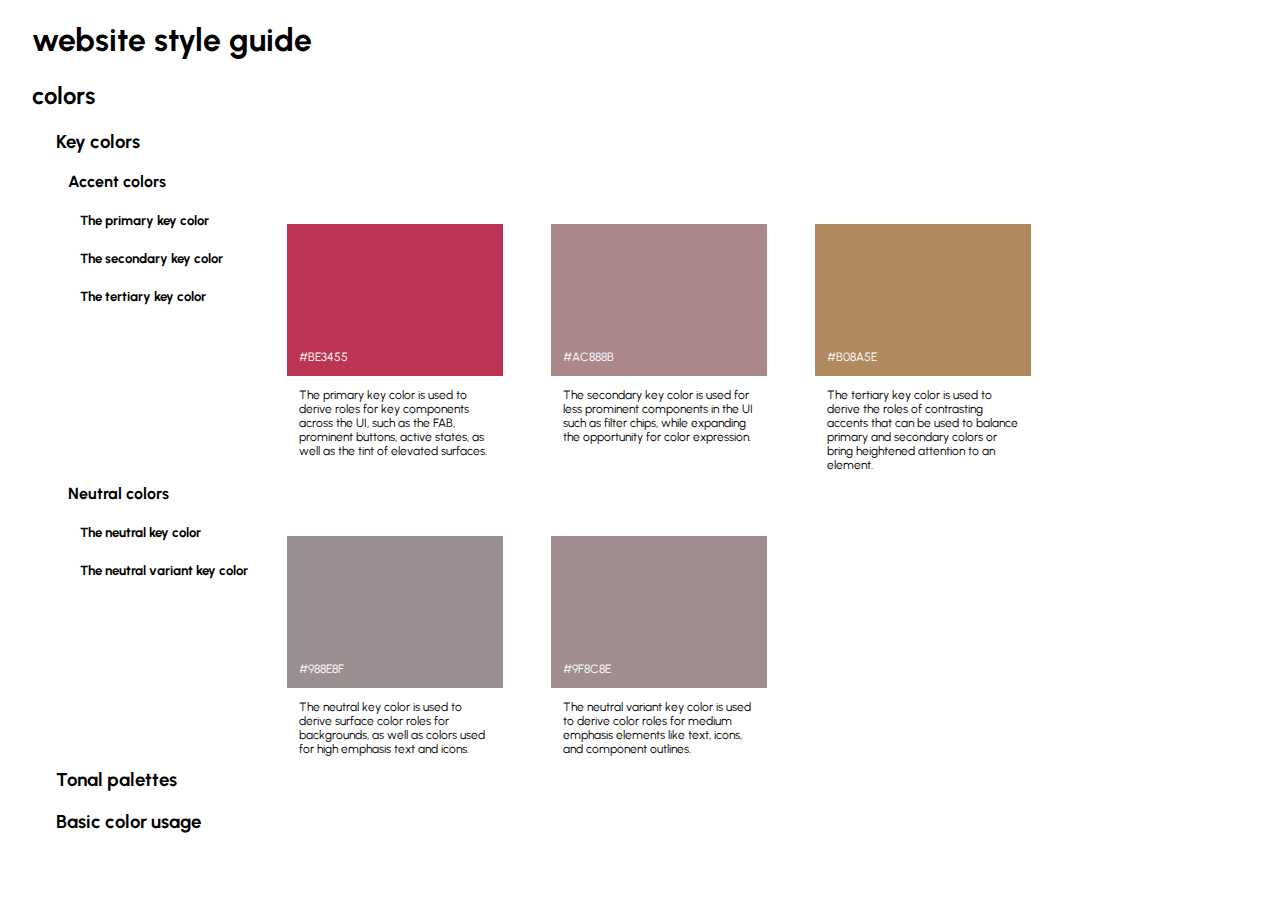
<file: index.html>
<!DOCTYPE html>
<html lang="en">
<head>
    <meta charset="UTF-8">
    <meta http-equiv="X-UA-Compatible" content="IE=edge">
    <meta name="viewport" content="width=device-width, initial-scale=1.0">
    <title>visual guide</title>
    <link href="css/styles.css" type="text/css" rel="stylesheet">
    <link rel="preconnect" href="https://fonts.googleapis.com">
    <link rel="preconnect" href="https://fonts.gstatic.com" crossorigin>
    <link href="https://fonts.googleapis.com/css2?family=Comfortaa:wght@300;400;500;600;700&family=Urbanist:ital,wght@0,100;0,200;0,300;0,400;0,500;0,600;0,700;0,800;0,900;1,100;1,200;1,300;1,400;1,500;1,600;1,700;1,800;1,900&display=swap" rel="stylesheet">    
</head>
<body>
    <header>
        <h1>website style guide</h1>
    </header>
    <main>
        <h2>colors</h2>
        <section class="key-colors">
            <h3>Key colors</h3>
            <h4>Accent colors</h4>
            <div class="accent-colors">
                <div class="left">
                    <h5>The primary key color</h5>
                    <h5>The secondary key color</h5>
                    <h5>The tertiary key color</h5>
                </div>
                <div class="color-hero">
                    <div>
                        <p class="color-box" id="BE3455">#BE3455</p>
                        <p class="color-text">The primary key color is used to derive roles for key components across the UI, such as the FAB, prominent buttons, active states, as well as the tint of elevated surfaces.</p>
                    </div>
                    <div>
                        <p class="color-box" id="AC888B">#AC888B</p>
                        <p class="color-text">The secondary key color is used for less prominent components in the UI such as filter chips, while expanding the opportunity for color expression.</p>
                    </div>
                    <div>    
                        <p class="color-box" id="B08A5E">#B08A5E</p>
                        <p class="color-text">The tertiary key color is used to derive the roles of contrasting accents that can be used to balance primary and secondary colors or bring heightened attention to an element. </p>
                    </div>
                </div>
            </div>
            <h4>Neutral colors</h4>
            <div class="neutral-colors">
                <div class="left">
                    <h5>The neutral key color</h5>
                    <h5>The neutral variant key color</h5>
                </div>
                <div class="color-hero">
                    <div>
                        <p class="color-box" id="c988E8F">#988E8F</p>
                        <p class="color-text">The neutral key color is used to derive surface color roles for backgrounds, as well as colors used for high emphasis text and icons.</p>
                    </div>
                    <div>
                        <p class="color-box" id="c9F8C8E">#9F8C8E</p>
                        <p class="color-text">The neutral variant key color is used to derive color roles for medium emphasis elements like text, icons, and component outlines. </p>
                    </div>
                </div>
            </div>
        </section> 
        <h3>Tonal palettes</h3>
        <h3>Basic color usage</h3>
    </main>
</body>
</html>
</file>
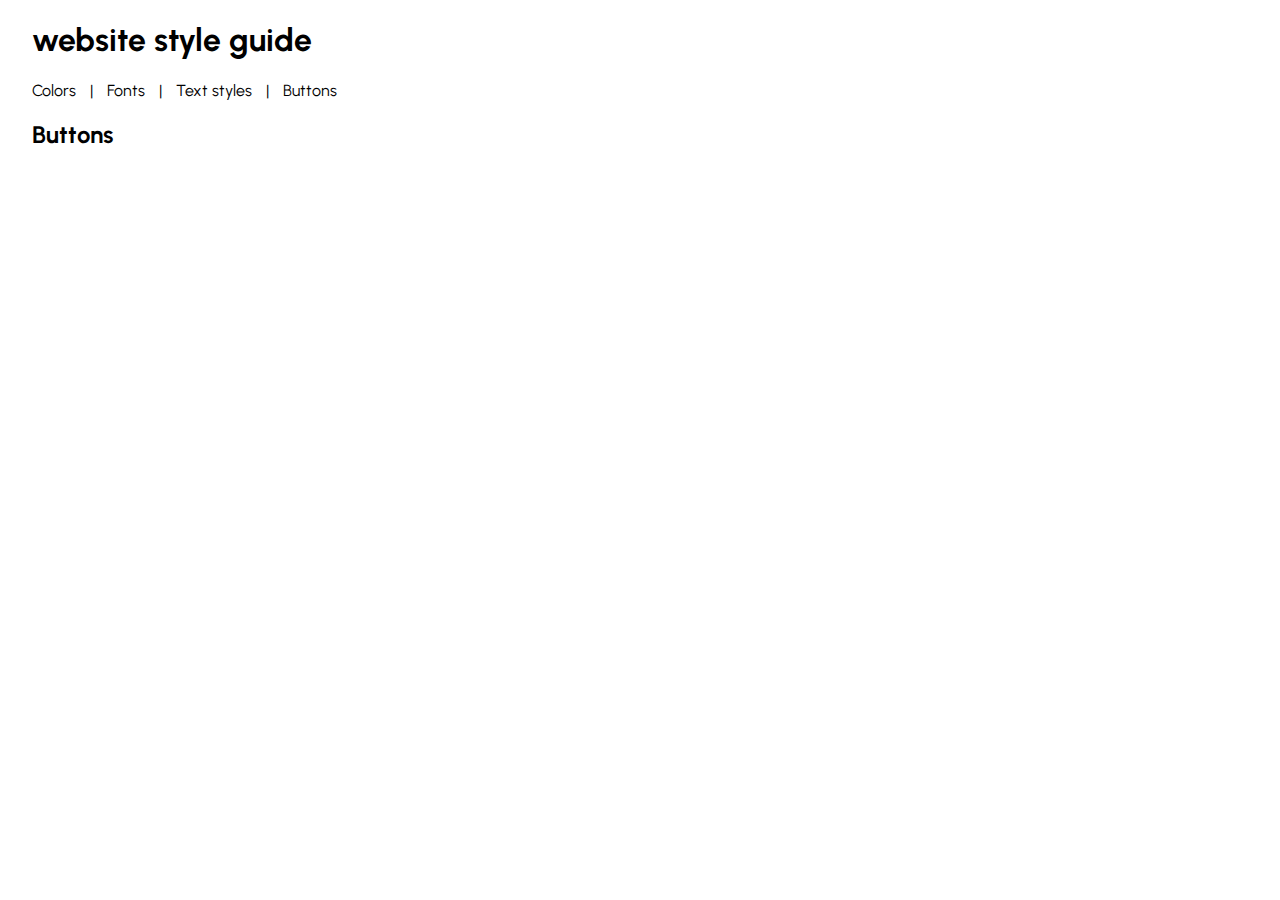
<file: buttons.html>
<!DOCTYPE html>
<html lang="en">
<head>
    <meta charset="UTF-8">
    <meta http-equiv="X-UA-Compatible" content="IE=edge">
    <meta name="viewport" content="width=device-width, initial-scale=1.0">
    <title>visual guide</title>
    <link href="css/styles.css" type="text/css" rel="stylesheet">
    <link rel="preconnect" href="https://fonts.googleapis.com">
    <link rel="preconnect" href="https://fonts.gstatic.com" crossorigin>
    <link href="https://fonts.googleapis.com/css2?family=Comfortaa:wght@300;400;500;600;700&family=Roboto:ital,wght@0,100;0,300;0,400;0,500;0,700;0,900;1,100;1,300;1,400;1,500;1,700;1,900&family=Urbanist:ital,wght@0,100;0,200;0,300;0,400;0,500;0,600;0,700;0,800;0,900;1,100;1,200;1,300;1,400;1,500;1,600;1,700;1,800;1,900&display=swap" rel="stylesheet">    </head>
</head>
<body>
    <header>
        <h1>website style guide</h1>
    </header>
    <nav>
        <ul class="breadcrumb">
            <li><a href="color.html">Colors</a></li>
            <li><a href="fonts.html">Fonts</a></li>
            <li><a href="text styles.html">Text styles</a></li>
            <li><a href="buttons.html">Buttons</a></li>
        </ul>
    </nav>
    <main>
        <h2>Buttons</h2>

    </main>
</body>
</html>
</file>
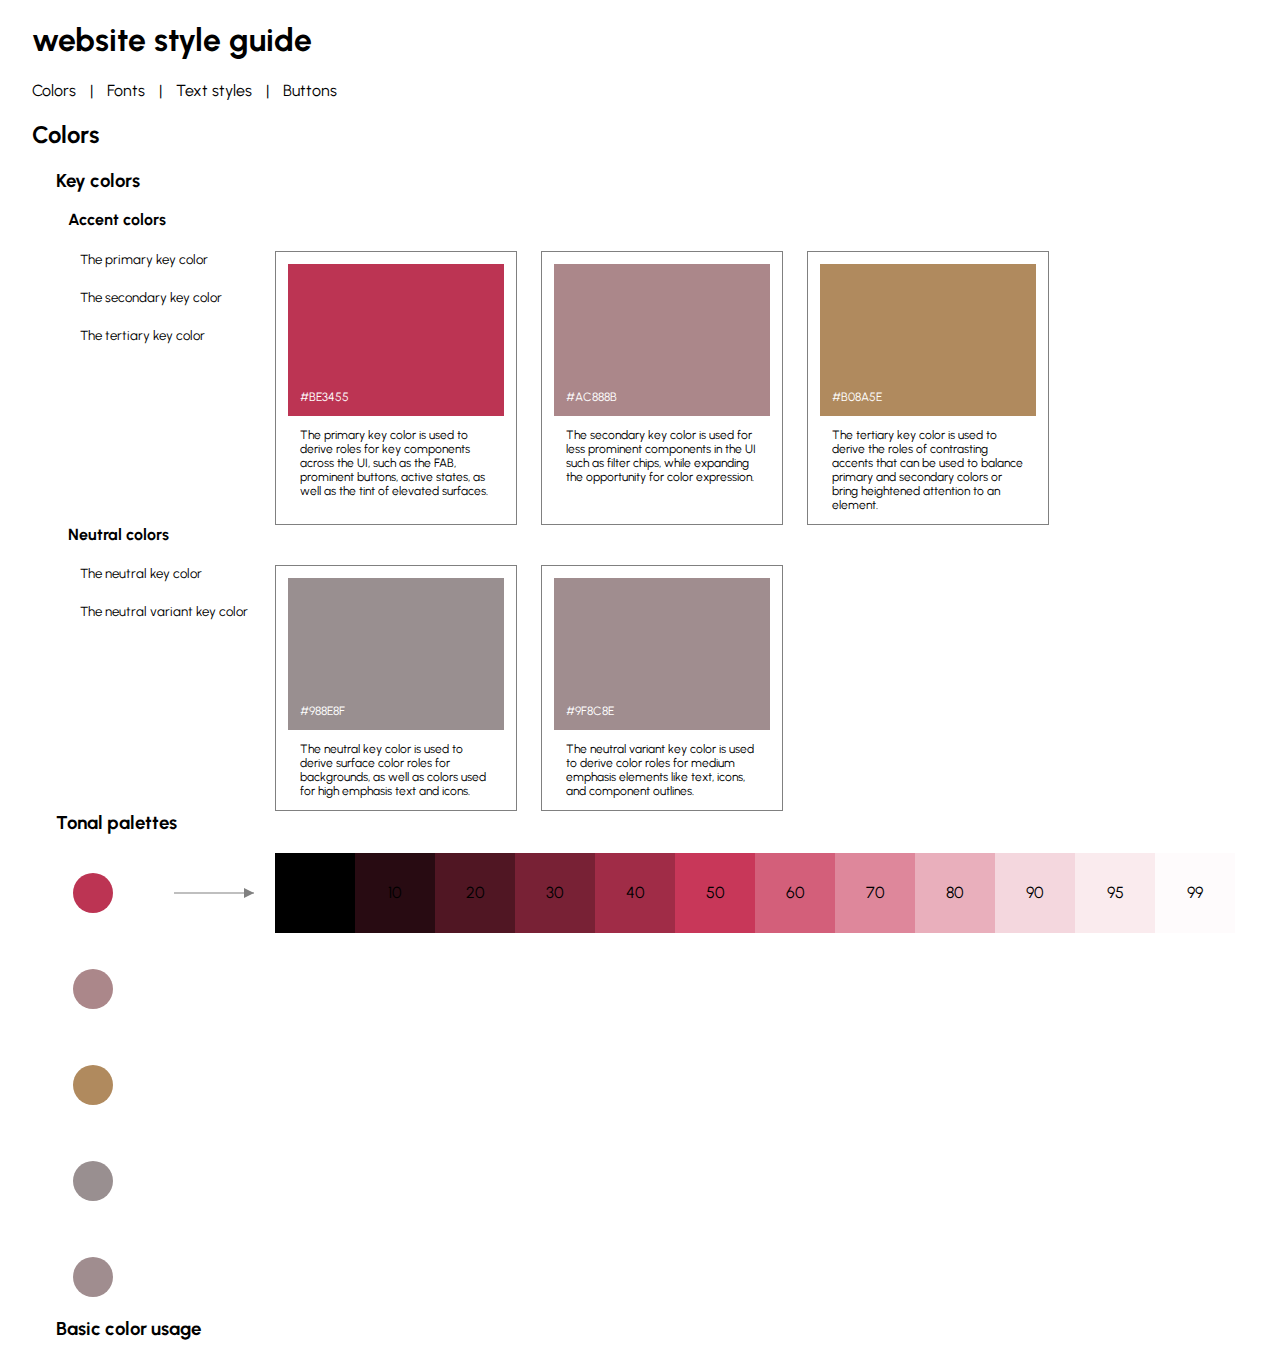
<file: color.html>
<!DOCTYPE html>
<html lang="en">
<head>
    <meta charset="UTF-8">
    <meta http-equiv="X-UA-Compatible" content="IE=edge">
    <meta name="viewport" content="width=device-width, initial-scale=1.0">
    <title>visual guide</title>
    <link href="css/styles.css" type="text/css" rel="stylesheet">
    <link rel="preconnect" href="https://fonts.googleapis.com">
    <link rel="preconnect" href="https://fonts.gstatic.com" crossorigin>
    <link href="https://fonts.googleapis.com/css2?family=Comfortaa:wght@300;400;500;600;700&family=Roboto:ital,wght@0,100;0,300;0,400;0,500;0,700;0,900;1,100;1,300;1,400;1,500;1,700;1,900&family=Urbanist:ital,wght@0,100;0,200;0,300;0,400;0,500;0,600;0,700;0,800;0,900;1,100;1,200;1,300;1,400;1,500;1,600;1,700;1,800;1,900&display=swap" rel="stylesheet">    </head>
</head>
<body>
    <header>
        <h1>website style guide</h1>
    </header>
    <nav>
        <ul class="breadcrumb">
            <li><a href="color.html">Colors</a></li>
            <li><a href="fonts.html">Fonts</a></li>
            <li><a href="text styles.html">Text styles</a></li>
            <li><a href="buttons.html">Buttons</a></li>
        </ul>
    </nav>
    <main>
        <h2>Colors</h2>
        <section class="key-colors">
            <h3>Key colors</h3>
            <h4>Accent colors</h4>
            <div class="accent-colors">
                <div class="left">
                    <h5 class="key">The primary key color</h5>
                    <h5 class="key">The secondary key color</h5>
                    <h5 class="key">The tertiary key color</h5>
                </div>
                <div class="color-hero">
                    <div class="container">
                        <p class="color-box" id="BE3455">#BE3455</p>
                        <p class="color-text">The primary key color is used to derive roles for key components across the UI, such as the FAB, prominent buttons, active states, as well as the tint of elevated surfaces.</p>
                    </div>
                    <div class="container">
                        <p class="color-box" id="AC888B">#AC888B</p>
                        <p class="color-text">The secondary key color is used for less prominent components in the UI such as filter chips, while expanding the opportunity for color expression.</p>
                    </div>
                    <div class="container">    
                        <p class="color-box" id="B08A5E">#B08A5E</p>
                        <p class="color-text">The tertiary key color is used to derive the roles of contrasting accents that can be used to balance primary and secondary colors or bring heightened attention to an element. </p>
                    </div>
                </div>
            </div>
            <h4>Neutral colors</h4>
            <div class="neutral-colors">
                <div class="left">
                    <h5 class="key">The neutral key color</h5>
                    <h5 class="key">The neutral variant key color</h5>
                </div>
                <div class="color-hero">
                    <div class="container">
                        <p class="color-box" id="c988E8F">#988E8F</p>
                        <p class="color-text">The neutral key color is used to derive surface color roles for backgrounds, as well as colors used for high emphasis text and icons.</p>
                    </div>
                    <div class="container">
                        <p class="color-box" id="c9F8C8E">#9F8C8E</p>
                        <p class="color-text">The neutral variant key color is used to derive color roles for medium emphasis elements like text, icons, and component outlines. </p>
                    </div>
                </div>
            </div>
        </section> 
        <section>
            <h3>Tonal palettes</h3>
            <div class="palettes">
                <div class="color-row">
                    <div class="key-color-1" id="BE3455"></div>
                    <p class="arrow"></p>
                    <div class="key-color c0">0</div>
                    <div class="key-color c10">10</div>
                    <div class="key-color c20">20</div>
                    <div class="key-color c30">30</div>
                    <div class="key-color c40">40</div>
                    <div class="key-color c50">50</div>
                    <div class="key-color c60">60</div>
                    <div class="key-color c70">70</div>
                    <div class="key-color c80">80</div>
                    <div class="key-color c90">90</div>
                    <div class="key-color c95">95</div>
                    <div class="key-color c99">99</div>
                </div>
                <div class="color-row">
                    <div class="key-color-1" id="AC888B"></div>
                </div>
                <div class="color-row">
                    <div class="key-color-1" id="B08A5E"></div>
                </div>
                <div class="color-row">
                    <div class="key-color-1" id="c988E8F"></div>
                </div>
                <div class="color-row">
                    <div class="key-color-1" id="c9F8C8E"></div>
                </div>
            </div>
        </section>
        <h3>Basic color usage</h3>
    </main>
</body>
</html>
</file>
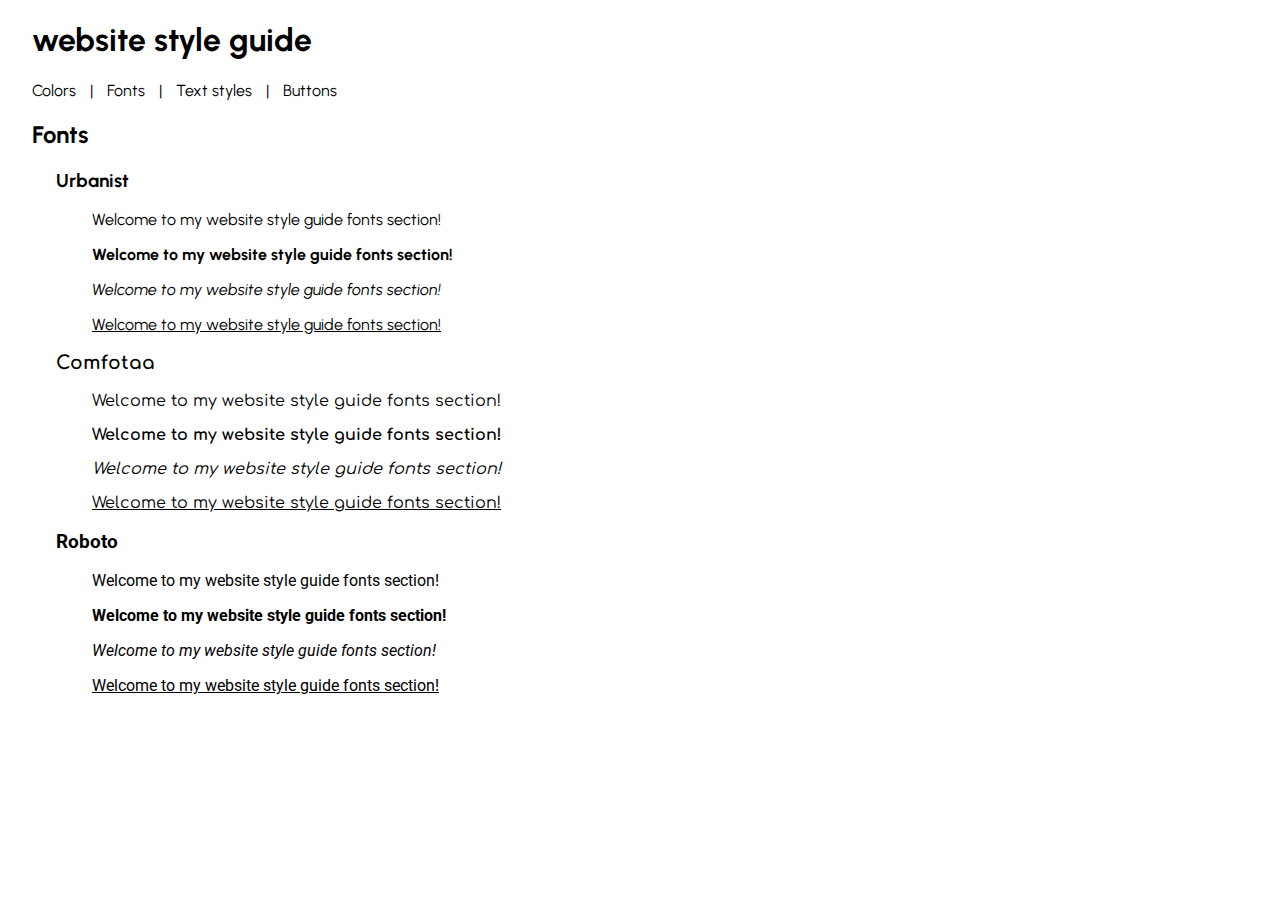
<file: fonts.html>
<!DOCTYPE html>
<html lang="en">
<head>
    <meta charset="UTF-8">
    <meta http-equiv="X-UA-Compatible" content="IE=edge">
    <meta name="viewport" content="width=device-width, initial-scale=1.0">
    <title>visual guide</title>
    <link href="css/fonts.css" type="text/css" rel="stylesheet">
    <link rel="preconnect" href="https://fonts.googleapis.com">
    <link rel="preconnect" href="https://fonts.gstatic.com" crossorigin>
    <link href="https://fonts.googleapis.com/css2?family=Comfortaa:wght@300;400;500;600;700&family=Roboto:ital,wght@0,100;0,300;0,400;0,500;0,700;0,900;1,100;1,300;1,400;1,500;1,700;1,900&family=Urbanist:ital,wght@0,100;0,200;0,300;0,400;0,500;0,600;0,700;0,800;0,900;1,100;1,200;1,300;1,400;1,500;1,600;1,700;1,800;1,900&display=swap" rel="stylesheet">    </head>
<body>
    <header>
        <h1>website style guide</h1>
    </header>
    <nav>
        <ul class="breadcrumb">
            <li><a href="color.html">Colors</a></li>
            <li><a href="fonts.html">Fonts</a></li>
            <li><a href="text styles.html">Text styles</a></li>
            <li><a href="buttons.html">Buttons</a></li>
        </ul>
    </nav>
    <main>
        <h2>Fonts</h2>
        <h3>Urbanist</h3>
        <p class="urbanist regular">Welcome to my website style guide fonts section!</p>
        <p class="urbanist bold">Welcome to my website style guide fonts section!</p>
        <p class="urbanist italic">Welcome to my website style guide fonts section!</p>
        <p class="urbanist underlined">Welcome to my website style guide fonts section!</p>
        <h3 class="comfortaa">Comfotaa</h3>
        <p class="comfortaa regular">Welcome to my website style guide fonts section!</p>
        <p class="comfortaa bold">Welcome to my website style guide fonts section!</p>
        <p class="comfortaa italic">Welcome to my website style guide fonts section!</p>
        <p class="comfortaa underlined">Welcome to my website style guide fonts section!</p>
        <h3 class="roboto">Roboto</h3>
        <p class="roboto regular">Welcome to my website style guide fonts section!</p>
        <p class="roboto bold">Welcome to my website style guide fonts section!</p>
        <p class="roboto italic">Welcome to my website style guide fonts section!</p>
        <p class="roboto underlined">Welcome to my website style guide fonts section!</p>
    </main>
</body>
</html>
</file>
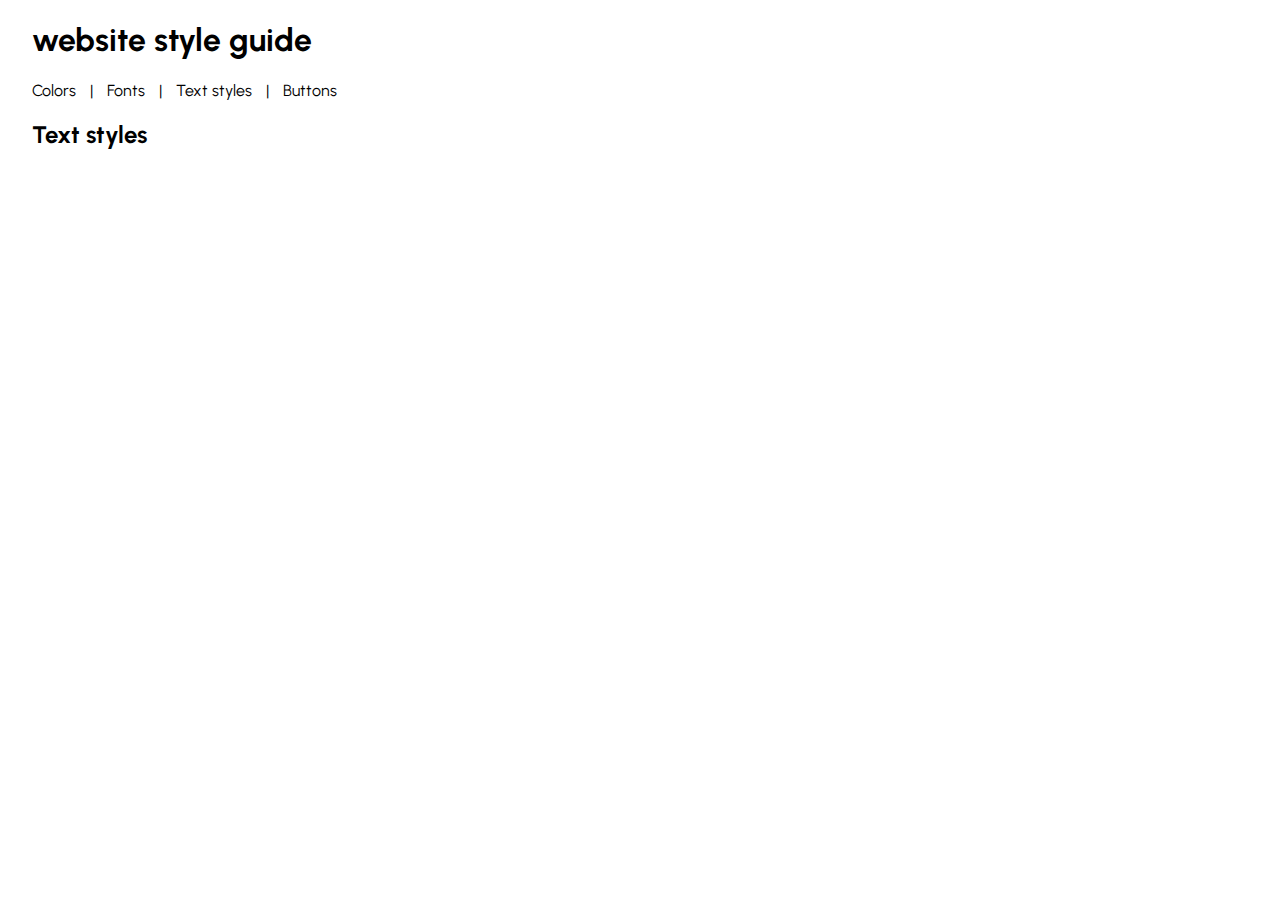
<file: text styles.html>
<!DOCTYPE html>
<html lang="en">
<head>
    <meta charset="UTF-8">
    <meta http-equiv="X-UA-Compatible" content="IE=edge">
    <meta name="viewport" content="width=device-width, initial-scale=1.0">
    <title>visual guide</title>
    <link href="css/styles.css" type="text/css" rel="stylesheet">
    <link rel="preconnect" href="https://fonts.googleapis.com">
    <link rel="preconnect" href="https://fonts.gstatic.com" crossorigin>
    <link href="https://fonts.googleapis.com/css2?family=Comfortaa:wght@300;400;500;600;700&family=Roboto:ital,wght@0,100;0,300;0,400;0,500;0,700;0,900;1,100;1,300;1,400;1,500;1,700;1,900&family=Urbanist:ital,wght@0,100;0,200;0,300;0,400;0,500;0,600;0,700;0,800;0,900;1,100;1,200;1,300;1,400;1,500;1,600;1,700;1,800;1,900&display=swap" rel="stylesheet">    </head>
</head>
<body>
    <header>
        <h1>website style guide</h1>
    </header>
    <nav>
        <ul class="breadcrumb">
            <li><a href="color.html">Colors</a></li>
            <li><a href="fonts.html">Fonts</a></li>
            <li><a href="text styles.html">Text styles</a></li>
            <li><a href="buttons.html">Buttons</a></li>
        </ul>
    </nav>
    <main>
        <h2>Text styles</h2>

    </main>
</body>
</html>
</file>
<file: css/styles.css>
* {
    font-family: 'urbanist';
}

body {
    margin: 16px 32px;
}

p {
    font-size: 12px;
}

h3 {
    margin-top: 0;
    margin-left: 24px;
}

h4 {
    margin-top: 0;
    margin-left: 36px;
}

h5 {
    margin-top: 0;
    margin-left:48px;
}

/* header */

/* navigation */
.breadcrumb {
    padding: 0;
}

.breadcrumb > li {
    display:inline;
}

.breadcrumb li+li::before {
    content: "| ";
    padding: 0 10px;
}

a {
    text-decoration: none;
    color: black;
}

a:active, a:hover {
    color: #BE3455;
}


/* key-colors section */

.accent-colors, .neutral-colors, 
.color-hero{
    display: flex;
}

.color-hero {
    gap: 24px;
}

.left, 
.neutral-colors > h4 {
    width: 20%; 
}

.color-hero div {
    display: flex;
    flex-direction: column;
}

.color-box {
    height: 128px;
    width: 192px;
    display: flex;
    align-items: flex-end;
    padding: 12px;
    margin: 12px 12px 0;
    color: white;
}

.color-text {
    width: 192px;
    padding: 12px;
    margin: 0 12px;
}

.key {
    font-weight: normal;
}

.key:hover {
    text-decoration: underline;
    text-decoration-thickness: 2px;
    text-decoration-color: #BE3455;
}

#BE3455 {
    background-color: hsl(346, 57%, 47%);
}

#AC888B {
    background-color: hsl(355, 18%, 60%);
}

#B08A5E {
    background-color: hsl(32, 34%, 53%);
}

#c988E8F {
    background-color: hsl(354, 5%, 58%);
}

#c9F8C8E {
    background-color: hsl(354, 9%, 59%);
}

.container {
    border: 1px solid grey;
}

/* tonal palettes section */

.palettes {
    display: grid;
    grid-template-rows: repeat(5, 80px);
    gap: 16px;
}

.color-row {
    display: grid;
    grid-template-columns: 10% 10% repeat(12, 80px);
    justify-items: center;
    align-items: center;
}

.key-color-1 {
    height: 40px;
    width: 40px;
    border-radius: 50%;
}

.key-color {
    width: 80px;
    height: 80px;
    display: flex;
    justify-content: center;
    align-items: center;
}

.c0 {
    background-color: hsl(346, 57%, 0%);
}

.c10 {
    background-color: hsl(346, 57%, 10%);
}

.c20 {
    background-color: hsl(346, 57%, 20%);
}

.c30 {
    background-color: hsl(346, 57%, 30%);
}

.c40 {
    background-color: hsl(346, 57%, 40%);
}

.c50 {
    background-color: hsl(346, 57%, 50%);
}

.c60 {
    background-color: hsl(346, 57%, 60%);
}

.c70 {
    background-color: hsl(346, 57%, 70%);
}

.c80 {
    background-color: hsl(346, 57%, 80%);
}

.c90 {
    background-color: hsl(346, 57%, 90%);
}

.c95 {
    background-color: hsl(346, 57%, 95%);
}

.c99 {
    background-color: hsl(346, 57%, 99%);
}

.arrow {
    position: relative;
    display: inline-block;
    width: 80px;
  }
  
  .arrow::before {
    content: "";
    position: absolute;
    top: 50%;
    left: 0;
    width: 100%;
    height: 1px;
    background-color: grey;
    transform: translateY(-50%);
  }
  
  .arrow::after {
    content: "";
    position: absolute;
    top: 50%;
    right: 0;
    width: 0;
    height: 0;
    border-top: 5px solid transparent;
    border-bottom: 5px solid transparent;
    border-left: 10px solid grey;
    transform: translateY(-50%);
  }
</file>
<file: css/fonts.css>
* {
    font-family: 'urbanist';
}

body {
    margin: 16px 32px;
}

p {
    margin-left: 60px;
    font-size: 16px;
}

h3 {
    margin-left: 24px;
}

h4 {
    margin-top: 0;
    margin-left: 36px;
}

h5 {
    margin-top: 0;
    margin-left:48px;
}

/* header */

/* navigation */
.breadcrumb {
    padding: 0;
}

.breadcrumb > li {
    display:inline;
}

.breadcrumb li+li::before {
    content: "| ";
    padding: 0 10px;
}

a {
    text-decoration: none;
    color: black;
}

a:active, a:hover {
    color: #BE3455;
}

/* main */
.regular {
    font-weight: 400;
}

.bold {
    font-weight: bold;
}

.italic {
    font-style: italic;
}

.underlined {
    text-decoration: underline;
}

.comfortaa {
    font-family: 'comfortaa';
}

.roboto {
    font-family: 'roboto';
}
</file>
